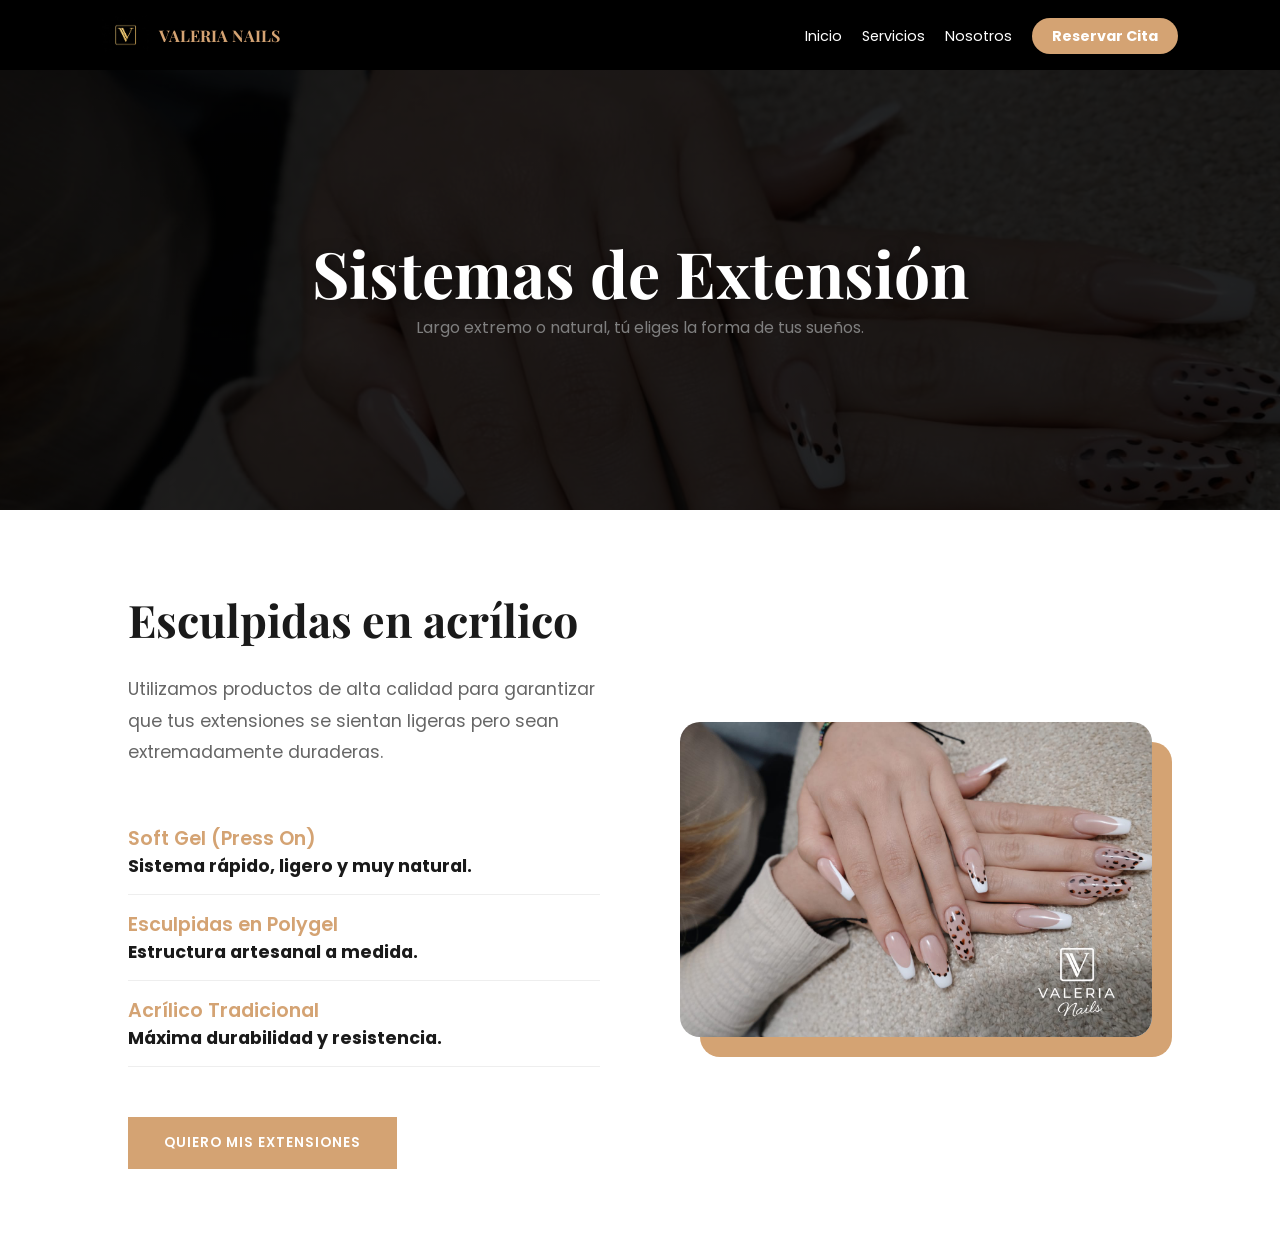
<file: extensiones.html>
<!DOCTYPE html>
<html lang="es">
<head>
    <meta charset="UTF-8">
    <meta name="viewport" content="width=device-width, initial-scale=1.0">
    <title>Sistemas de Extensión | Valeria Nails</title>
    <link rel="stylesheet" href="css/style.css">
    <link href="https://fonts.googleapis.com/css2?family=Playfair+Display:wght@700&family=Poppins:wght@300;400;600&display=swap" rel="stylesheet">
</head>
<body>
    <nav class="navbar">
        <div class="logo-container">
            <img src="logo.png" alt="Logo" class="logo-img">
            <div class="logo-text">VALERIA NAILS</div>
        </div>
        <ul class="nav-links">
            <li><a href="index.html">Inicio</a></li>
            <li><a href="index.html#servicios">Servicios</a></li>
            <li><a href="nosotros.html">Nosotros</a></li>
            <li><a href="https://wa.me/TU_NUMERO" class="btn-cita">Reservar Cita</a></li>
        </ul>
    </nav>

    <header class="service-header-simple" style="background-image: linear-gradient(rgba(0,0,0,0.7), rgba(0,0,0,0.7)), url('manos y logo.jpeg');">
        <h1>Sistemas de Extensión</h1>
        <p>Largo extremo o natural, tú eliges la forma de tus sueños.</p>
    </header>

    <main class="detail-content">
        <div class="detail-text">
            <h2>Esculpidas en acrílico</h2>
            <p>Utilizamos productos de alta calidad para garantizar que tus extensiones se sientan ligeras pero sean extremadamente duraderas.</p>
            
            <ul class="price-box">
                <li><span><strong>Soft Gel (Press On)</strong><br>Sistema rápido, ligero y muy natural.</span> <span></span></li>
                <li><span><strong>Esculpidas en Polygel</strong><br>Estructura artesanal a medida.</span> <span></span></li>
                <li><span><strong>Acrílico Tradicional</strong><br>Máxima durabilidad y resistencia.</span> <span></span></li>
            </ul>

<a href="https://wa.me/573172884626?text=Hola%20Valeria!%20Vi%20las%20Extensiones%20en%20tu%20página%20y%20quiero%20lucir%20unas%20uñas%20largas%20" 
   target="_blank" 
   class="btn-hero-primary">
   Quiero mis Extensiones
</a>        </div>
        <div class="detail-img-container">
            <img src="manos y logo.jpeg" alt="Extensiones Detalle">
        </div>
    </main>
</body>
</html>
</file>
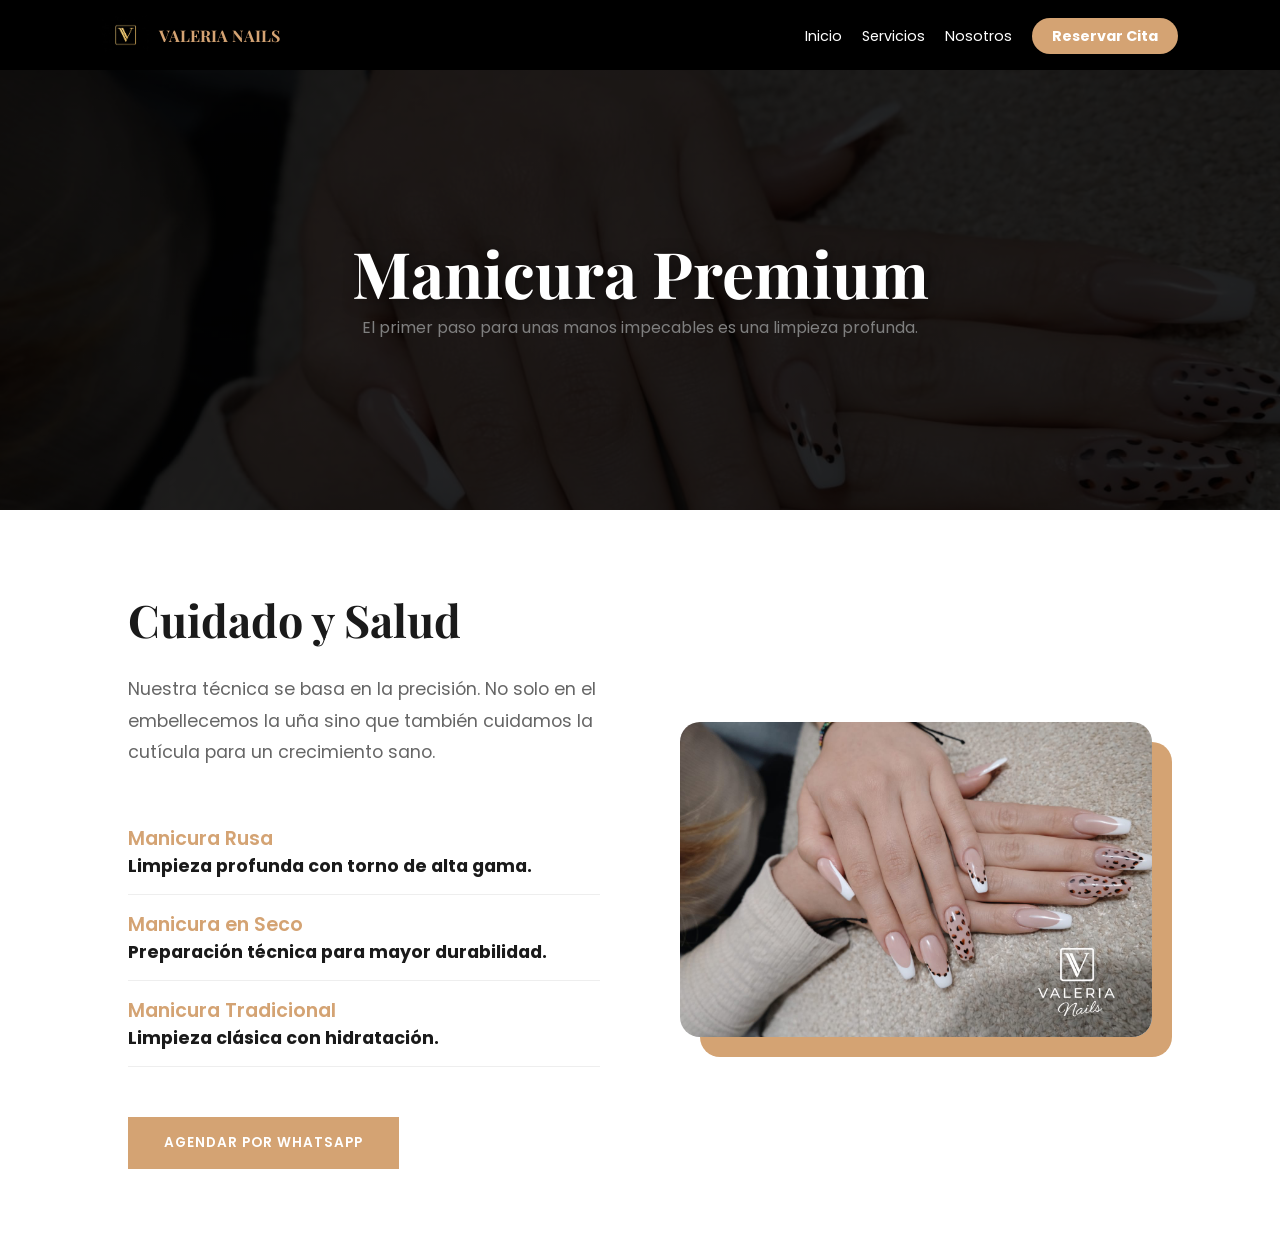
<file: manicura.html>
<!DOCTYPE html>
<html lang="es">
<head>
    <meta charset="UTF-8">
    <meta name="viewport" content="width=device-width, initial-scale=1.0">
    <title>Manicura Premium | Valeria Nails</title>
    <link rel="stylesheet" href="css/style.css">
    <link href="https://fonts.googleapis.com/css2?family=Playfair+Display:wght@700&family=Poppins:wght@300;400;600&display=swap" rel="stylesheet">
</head>
<body>
    <nav class="navbar">
        <div class="logo-container">
            <img src="logo.png" alt="Logo" class="logo-img">
            <div class="logo-text">VALERIA NAILS</div>
        </div>
        <ul class="nav-links">
            <li><a href="index.html">Inicio</a></li>
            <li><a href="index.html#servicios">Servicios</a></li>
            <li><a href="nosotros.html">Nosotros</a></li>
            <li><a href="https://wa.me/TU_NUMERO" class="btn-cita">Reservar Cita</a></li>
        </ul>
    </nav>

    <header class="service-header-simple" style="background-image: linear-gradient(rgba(0,0,0,0.7), rgba(0,0,0,0.7)), url('manos y logo.jpeg');">
        <h1>Manicura Premium</h1>
        <p>El primer paso para unas manos impecables es una limpieza profunda.</p>
    </header>

    <main class="detail-content">
        <div class="detail-text">
            <h2>Cuidado y Salud</h2>
            <p>Nuestra técnica se basa en la precisión. No solo en el embellecemos la uña sino que también cuidamos la cutícula para un crecimiento sano.</p>
            
            <ul class="price-box">
                <li><span><strong>Manicura Rusa</strong><br>Limpieza profunda con torno de alta gama.</span> <span></span></li>
                <li><span><strong>Manicura en Seco</strong><br>Preparación técnica para mayor durabilidad.</span> <span></span></li>
                <li><span><strong>Manicura Tradicional</strong><br>Limpieza clásica con hidratación.</span> <span></span></li>
            </ul>

            <a href="https://wa.me/573172884626?text=Hola%20Valeria!%20Me%20interesa%20la%20Manicura%20Premium%20que%20vi%20en%20la%20web%20" 
   target="_blank" 
   class="btn-hero-primary">
   Agendar por WhatsApp
</a>
        </div>
        <div class="detail-img-container">
            <img src="manos y logo.jpeg" alt="Manicura Detalle">
        </div>
    </main>
</body>
</html>
</file>
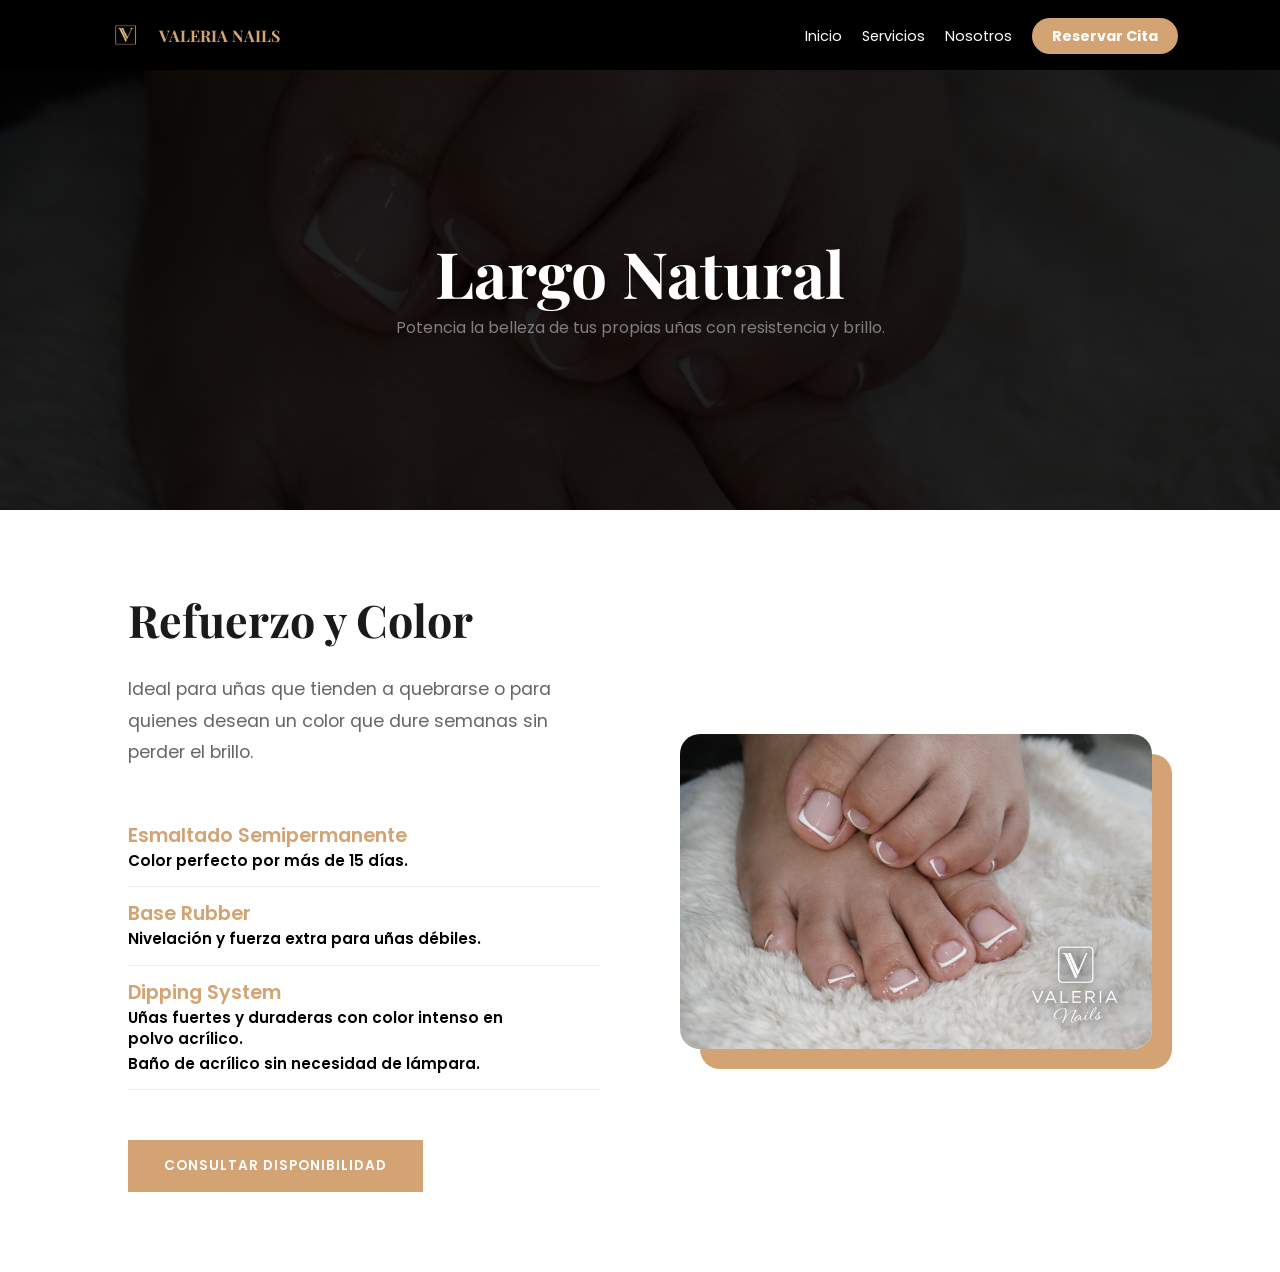
<file: natural.html>
<!DOCTYPE html>
<html lang="es">
<head>
    <meta charset="UTF-8">
    <meta name="viewport" content="width=device-width, initial-scale=1.0">
    <title>Largo Natural | Valeria Nails</title>
    <link rel="stylesheet" href="css/style.css">
    <link href="https://fonts.googleapis.com/css2?family=Playfair+Display:wght@700&family=Poppins:wght@300;400;600&display=swap" rel="stylesheet">
</head>
<body>
    <nav class="navbar">
        <div class="logo-container">
            <img src="logo.png" alt="Logo" class="logo-img">
            <div class="logo-text">VALERIA NAILS</div>
        </div>
        <ul class="nav-links">
            <li><a href="index.html">Inicio</a></li>
            <li><a href="index.html#servicios">Servicios</a></li>
            <li><a href="nosotros.html">Nosotros</a></li>
            <li><a href="https://wa.me/TU_NUMERO" class="btn-cita">Reservar Cita</a></li>
        </ul>
    </nav>

    <header class="service-header-simple" style="background-image: linear-gradient(rgba(0,0,0,0.7), rgba(0,0,0,0.7)), url('pedicure.png');">
        <h1>Largo Natural</h1>
        <p>Potencia la belleza de tus propias uñas con resistencia y brillo.</p>
    </header>

    <main class="detail-content">
        <div class="detail-text">
            <h2>Refuerzo y Color</h2>
            <p>Ideal para uñas que tienden a quebrarse o para quienes desean un color que dure semanas sin perder el brillo.</p>
            
           <ul class="price-box">
    <li>
        <div class="service-info">
            <strong>Esmaltado Semipermanente</strong>
            <p>Color perfecto por más de 15 días.</p>
        </div>
        <span></span>
    </li>
    <li>
        <div class="service-info">
            <strong>Base Rubber</strong>
            <p>Nivelación y fuerza extra para uñas débiles.</p>
        </div>
        <span></span>
    </li>
    <li>
        <div class="service-info">
            <strong>Dipping System</strong>
            <p>Uñas fuertes y duraderas con color intenso en polvo acrílico.</p>
            <p>Baño de acrílico sin necesidad de lámpara.</p>
        </div>
        <span></span>
    </li>
</ul>

<a href="https://wa.me/573172884626?text=Hola%20Valeria!%20Vi%20tu%20página%20web%20y%20quiero%20info%20sobre%20el%20servicio%20de%20Largo%20Natural%20" 
   target="_blank" 
   class="btn-hero-primary">
   Consultar Disponibilidad
</a>       

</div>
        <div class="detail-img-container">
            <img src="pedicure.png" alt="Largo Natural">
        </div>
    </main>
</body>
</html>
</file>
<file: css/style.css>
/* =========================================
   1. RESET Y BASES
   ========================================= */
* { 
    margin: 0; 
    padding: 0; 
    box-sizing: border-box; 
    font-family: 'Poppins', sans-serif; 
}

html { 
    scroll-behavior: smooth; 
}

body { 
    background: #fff; 
    overflow-x: hidden; 
}

/* =========================================
   2. NAVBAR (MENÚ FIJO)
   ========================================= */
.navbar {
    position: fixed; 
    top: 0; 
    width: 100%;
    display: flex; 
    justify-content: space-between; 
    align-items: center;
    padding: 15px 8%; 
    background: #000; 
    z-index: 2000;
}

.logo-container { display: flex; align-items: center; gap: 10px; }
.logo-img { height: 40px; }
.logo-text { 
    font-family: 'Playfair Display', serif; 
    color: #d4a373; 
    font-weight: bold; 
}

.nav-links { display: flex; list-style: none; gap: 20px; align-items: center; }
.nav-links a { 
    text-decoration: none; 
    color: #fff; 
    font-size: 0.9rem; 
    transition: 0.3s;
}

.nav-links a:hover { color: #d4a373; }

.btn-cita { 
    background: #d4a373; 
    padding: 8px 20px; 
    border-radius: 50px; 
    font-weight: bold; 
    color: #fff !important;
    transition: 0.3s; 
}

.btn-cita:hover { 
    background: #fff; 
    color: #000 !important; 
}

/* =========================================
   3. HERO (INICIO CON IMAGEN - INDEX)
   ========================================= */
.hero {
    height: 100vh;
    width: 100%;
    background: linear-gradient(rgba(0, 0, 0, 0.65), rgba(0, 0, 0, 0.65)), 
                url('../manos y logo.jpeg'); 
    background-size: cover;
    background-position: center;
    background-attachment: fixed; 
    display: flex;
    justify-content: center;
    align-items: center;
    text-align: center;
    color: #fff;
}

.hero-content {
    max-width: 900px;
    padding: 0 20px;
    animation: fadeInHero 1.5s ease-out;
}

.hero h1 {
    font-family: 'Playfair Display', serif;
    font-size: 4rem;
    margin-bottom: 15px;
    text-shadow: 2px 2px 10px rgba(0,0,0,0.5);
}

.hero p {
    color: #d4a373;
    letter-spacing: 4px;
    text-transform: uppercase;
    font-size: 1.1rem;
    margin-bottom: 35px;
    font-weight: 400;
}

.hero-btns {
    display: flex;
    gap: 20px;
    justify-content: center;
}

.btn-hero-primary {
    background: #d4a373;
    color: #fff;
    padding: 15px 35px;
    text-decoration: none;
    font-weight: 600;
    text-transform: uppercase;
    font-size: 0.85rem;
    letter-spacing: 1px;
    transition: 0.3s ease;
    border: 1px solid #d4a373;
    display: inline-block;
}

.btn-hero-primary:hover {
    background: transparent;
    color: #d4a373;
}

.btn-hero-secondary {
    background: transparent;
    color: #fff;
    padding: 15px 35px;
    text-decoration: none;
    font-weight: 600;
    text-transform: uppercase;
    font-size: 0.85rem;
    letter-spacing: 1px;
    border: 1px solid #fff;
    transition: 0.3s ease;
}

.btn-hero-secondary:hover {
    background: #fff;
    color: #000;
}

/* =========================================
   4. SECCIÓN SERVICIOS (TARJETAS)
   ========================================= */
.services-section { 
    padding: 100px 8%; 
    background: #fff; 
    text-align: center; 
}

.services-header { margin-bottom: 50px; }
.services-header h2 { font-family: 'Playfair Display', serif; font-size: 3rem; }
.services-header span { 
    color: #d4a373; 
    text-transform: uppercase; 
    letter-spacing: 3px; 
    font-size: 0.8rem; 
    font-weight: 600;
}

.categories-container {
    display: flex; 
    gap: 25px; 
    justify-content: center; 
    flex-wrap: wrap;
}

.category-card {
    position: relative; 
    width: 320px; 
    height: 450px;
    border-radius: 15px; 
    overflow: hidden;
    background-size: cover; 
    background-position: center;
    cursor: pointer; 
    transition: transform 0.4s ease;
    display: block;
}

.category-card:hover { transform: translateY(-10px); }

.category-overlay {
    position: absolute; 
    bottom: 0; 
    width: 100%; 
    height: 100%;
    background: linear-gradient(transparent, rgba(0,0,0,0.9));
    display: flex; 
    flex-direction: column; 
    justify-content: flex-end;
    padding: 30px; 
    transition: 0.5s ease;
}

.category-card:hover .category-overlay {
    background: rgba(0, 0, 0, 0.85);
    backdrop-filter: blur(4px);
    justify-content: center;
}

.category-info h3 { 
    font-family: 'Playfair Display', serif; 
    color: #d4a373; 
    font-size: 1.8rem; 
}

.category-info p { 
    color: #fff; 
    font-size: 0.9rem; 
    margin-bottom: 10px; 
}

.view-more { 
    color: #d4a373; 
    font-weight: bold; 
    font-size: 0.7rem; 
    text-transform: uppercase; 
}

.category-details {
    max-height: 0; 
    opacity: 0; 
    overflow: hidden; 
    transition: 0.5s ease;
}

.category-card:hover .category-details {
    max-height: 300px; 
    opacity: 1; 
    margin-top: 20px;
}

.category-details ul { list-style: none; text-align: left; }
.category-details ul li {
    color: #fff; 
    font-size: 0.85rem; 
    margin-bottom: 10px;
    border-left: 2px solid #d4a373; 
    padding-left: 10px;
}

/* =========================================
   5. CONTACTO (ESTILO TECH/HACKER)
   ========================================= */

/* Estilos comunes para las tarjetas sociales */
.social-card {
    display: flex;
    flex-direction: column;
    align-items: center;
    width: 250px;
    padding: 30px;
    background: #fdfaf7;
    border: 1px solid #eee;
    text-decoration: none;
    transition: all 0.4s cubic-bezier(0.175, 0.885, 0.32, 1.275);
    position: relative;
    overflow: hidden;
}

.social-icon {
    position: relative;
    width: 60px;
    height: 60px;
    margin-bottom: 15px;
    z-index: 1;
    display: flex;
    align-items: center;
    justify-content: center;
}

/* --- WHATSAPP ESPECÍFICO --- */
.social-icon img {
    width: 100%;
    filter: grayscale(100%);
    transition: 0.4s;
}

.scan-ring {
    position: absolute;
    top: 50%; left: 50%;
    transform: translate(-50%, -50%);
    width: 100%; height: 100%;
    border: 2px solid #25d366;
    border-radius: 50%;
    opacity: 0;
    pointer-events: none;
}

.whatsapp-tech:hover {
    background: #000;
    border-color: #25d366;
    transform: scale(1.05);
}

.whatsapp-tech:hover .social-icon img {
    filter: grayscale(0%);
    transform: rotate(360deg);
}

.whatsapp-tech:hover h3 { color: #25d366; }
.whatsapp-tech:hover p { color: #fff; }
.whatsapp-tech:hover .scan-ring { animation: techPulse 1.5s infinite; opacity: 1; }

/* --- VSCO ESPECÍFICO --- */
.vsco-logo-svg {
    width: 100%;
    height: 100%;
    color: #333; /* Color inicial oscuro */
    transition: 0.5s cubic-bezier(0.4, 0, 0.2, 1);
}

.scan-ring-vsco {
    position: absolute;
    top: 50%; left: 50%;
    transform: translate(-50%, -50%);
    width: 100%; height: 100%;
    border: 2px solid #d4a373;
    border-radius: 50%;
    opacity: 0;
    pointer-events: none;
}

.vsco-tech:hover {
    background: #000;
    border-color: #d4a373;
    transform: scale(1.05);
}

.vsco-tech:hover .vsco-logo-svg {
    color: #d4a373; /* Cambia a dorado */
    transform: rotate(90deg) scale(1.1);
}

.vsco-tech:hover h3 { color: #d4a373; }
.vsco-tech:hover p { color: #fff; }
.vsco-tech:hover .scan-ring-vsco { animation: techPulse 1.5s infinite; opacity: 1; }

/* =========================================
   6. ANIMACIONES Y RESPONSIVO
   ========================================= */
@keyframes techPulse {
    0% { width: 60px; height: 60px; opacity: 1; }
    100% { width: 120px; height: 120px; opacity: 0; }
}

@keyframes fadeInHero {
    from { opacity: 0; transform: translateY(20px); }
    to { opacity: 1; transform: translateY(0); }
}

@media (max-width: 768px) {
    .hero h1 { font-size: 2.5rem; }
    .hero-btns { flex-direction: column; gap: 10px; align-items: center; }
    .nav-links { display: none; }
    .social-grid { flex-direction: column; align-items: center; }
}

/* =========================================
   7. ESTILOS PARA PÁGINAS DE DETALLE (SERVICIOS)
   ========================================= */

/* Cabecera simple para las subpáginas */
.service-header-simple {
    height: 50vh;
    width: 100%;
    background-size: cover;
    background-position: center;
    background-attachment: fixed;
    display: flex;
    flex-direction: column;
    justify-content: center;
    align-items: center;
    color: #fff;
    text-align: center;
    margin-top: 60px; /* Espacio para la navbar fija */
    position: relative;
}

.service-header-simple::before {
    content: '';
    position: absolute;
    inset: 0;
    background: rgba(0, 0, 0, 0.5); /* Oscurece la imagen de cabecera */
}

.service-header-simple h1 { 
    position: relative;
    font-family: 'Playfair Display', serif; 
    font-size: 4rem; 
    text-shadow: 2px 2px 15px rgba(0,0,0,0.5);
    z-index: 1;
}

/* Contenedor principal de detalles */
.detail-content { 
    padding: 80px 10%; 
    display: grid; 
    grid-template-columns: 1fr 1fr; /* Divide en dos columnas */
    gap: 80px; 
    background: #fff;
    align-items: center;
}

.detail-text h2 { 
    font-family: 'Playfair Display', serif; 
    font-size: 2.8rem; 
    margin-bottom: 25px; 
    color: #1a1a1a;
}

.detail-text p { 
    color: #666; 
    font-size: 1.1rem;
    line-height: 1.8; 
    margin-bottom: 40px; 
}

/* Tabla de precios elegante */
.price-box { 
    list-style: none; 
    margin-bottom: 50px; 
    padding: 0;
}

.price-box li { 
    display: flex; 
    justify-content: space-between; 
    padding: 18px 0; 
    border-bottom: 1px solid #eee; 
    transition: 0.3s;
}

.price-box li:hover {
    padding-left: 10px;
    border-bottom-color: #d4a373;
}

.price-box li strong { 
    color: #d4a373; 
    font-size: 1.2rem; 
    font-weight: 600;
}

.price-box li span { 
    font-weight: 700; 
    color: #1a1a1a; 
    font-size: 1.1rem;
}

/* Contenedor de la imagen lateral */
.detail-img-container {
    position: relative;
}

.detail-img-container img { 
    width: 100%; 
    border-radius: 20px; 
    box-shadow: 20px 20px 0px #d4a373; /* Cuadro dorado decorativo */
    display: block;
    object-fit: cover;
}

/* Botón de agendar dentro de la página de servicio */
.btn-agendar-servicio {
    display: inline-block;
    background: #000;
    color: #fff;
    padding: 15px 40px;
    text-decoration: none;
    font-weight: 600;
    border-radius: 5px;
    transition: 0.3s;
    text-transform: uppercase;
    letter-spacing: 2px;
}

.btn-agendar-servicio:hover {
    background: #d4a373;
    transform: translateY(-3px);
}

/* Ajustes para móviles */
@media (max-width: 968px) {
    .detail-content { 
        grid-template-columns: 1fr; /* Una sola columna en celular */
        text-align: center; 
        gap: 40px;
    }
    
    .price-box li {
        flex-direction: row;
    }
    
    .service-header-simple h1 {
        font-size: 2.5rem;
    }

    .detail-img-container img {
        box-shadow: 10px 10px 0px #d4a373;
    }
}

/* =========================================
   ESTILO DE TEXTO ENRIQUECIDO (BOLD STYLE)
   ========================================= */
.price-box li {
    display: flex;
    justify-content: space-between;
    align-items: flex-start;
    padding: 15px 0;
    border-bottom: 1px solid #eee;
}

.service-info {
    display: flex;
    flex-direction: column;
    text-align: left;
    max-width: 85%;
}

/* Título con negrilla máxima y color negro */
.service-info strong {
    color: #000;
    font-weight: 700; /* Negrilla intensa */
    font-size: 1.2rem;
    line-height: 1.2;
    margin-bottom: 3px;
    display: block;
}

/* Descripción con estilo semi-bold para que no pierda fuerza */
.service-info p {
    color: #000000; /* Un gris casi negro para mantener la elegancia */
    font-weight: 600; /* Negrilla media para que se vea robusto pero legible */
    font-size: 0.95rem;
    line-height: 1.4;
    margin: 0;
}

/* Espaciado entre párrafos en Dipping System */
.service-info p + p {
    margin-top: 4px;
}

/* =========================================
   PIE DE PÁGINA (FOOTER)
   ========================================= */
.main-footer {
    background-color: #000;
    color: #fff;
    padding: 60px 8% 20px;
    border-top: 1px solid #d4a373; /* Línea dorada sutil arriba */
}

.footer-container {
    display: flex;
    justify-content: space-between;
    flex-wrap: wrap;
    gap: 40px;
    margin-bottom: 40px;
}

/* Logo en el footer con la fuente Annabel */
.logo-annabel {
    font-family: 'AnnabelCustom', serif;
    font-size: 1.8rem;
    color: #d4a373; /* Dorado para que resalte sobre el negro */
    display: block;
    margin-bottom: 10px;
}

.footer-logo p {
    font-size: 0.9rem;
    color: #bbb;
    max-width: 250px;
}

.footer-links h4, .footer-social h4 {
    font-family: 'Playfair Display', serif;
    color: #fff;
    margin-bottom: 20px;
    font-size: 1.2rem;
    text-transform: uppercase;
    letter-spacing: 2px;
}

.footer-links ul {
    list-style: none;
}

.footer-links ul li {
    margin-bottom: 10px;
}

.footer-links ul li a {
    color: #bbb;
    text-decoration: none;
    transition: 0.3s;
    font-size: 0.9rem;
}

.footer-links ul li a:hover {
    color: #d4a373;
    padding-left: 5px;
}

.social-icons-footer a {
    color: #bbb;
    text-decoration: none;
    margin-right: 15px;
    font-size: 0.9rem;
    transition: 0.3s;
}

.social-icons-footer a:hover {
    color: #d4a373;
}

/* Parte inferior: Derechos Reservados */
.footer-bottom {
    text-align: center;
    padding-top: 30px;
    border-top: 1px solid #222;
    font-size: 0.8rem;
    color: #777;
}

.footer-bottom span {
    font-family: 'AnnabelCustom', serif;
    color: #d4a373;
    font-size: 1rem;
}

.design-by {
    margin-top: 10px;
    text-transform: uppercase;
    letter-spacing: 3px;
    font-size: 0.7rem;
}

/* Ajuste para móviles */
@media (max-width: 768px) {
    .footer-container {
        flex-direction: column;
        text-align: center;
    }
    
    .footer-logo p {
        margin: 0 auto;
    }
}
</file>
